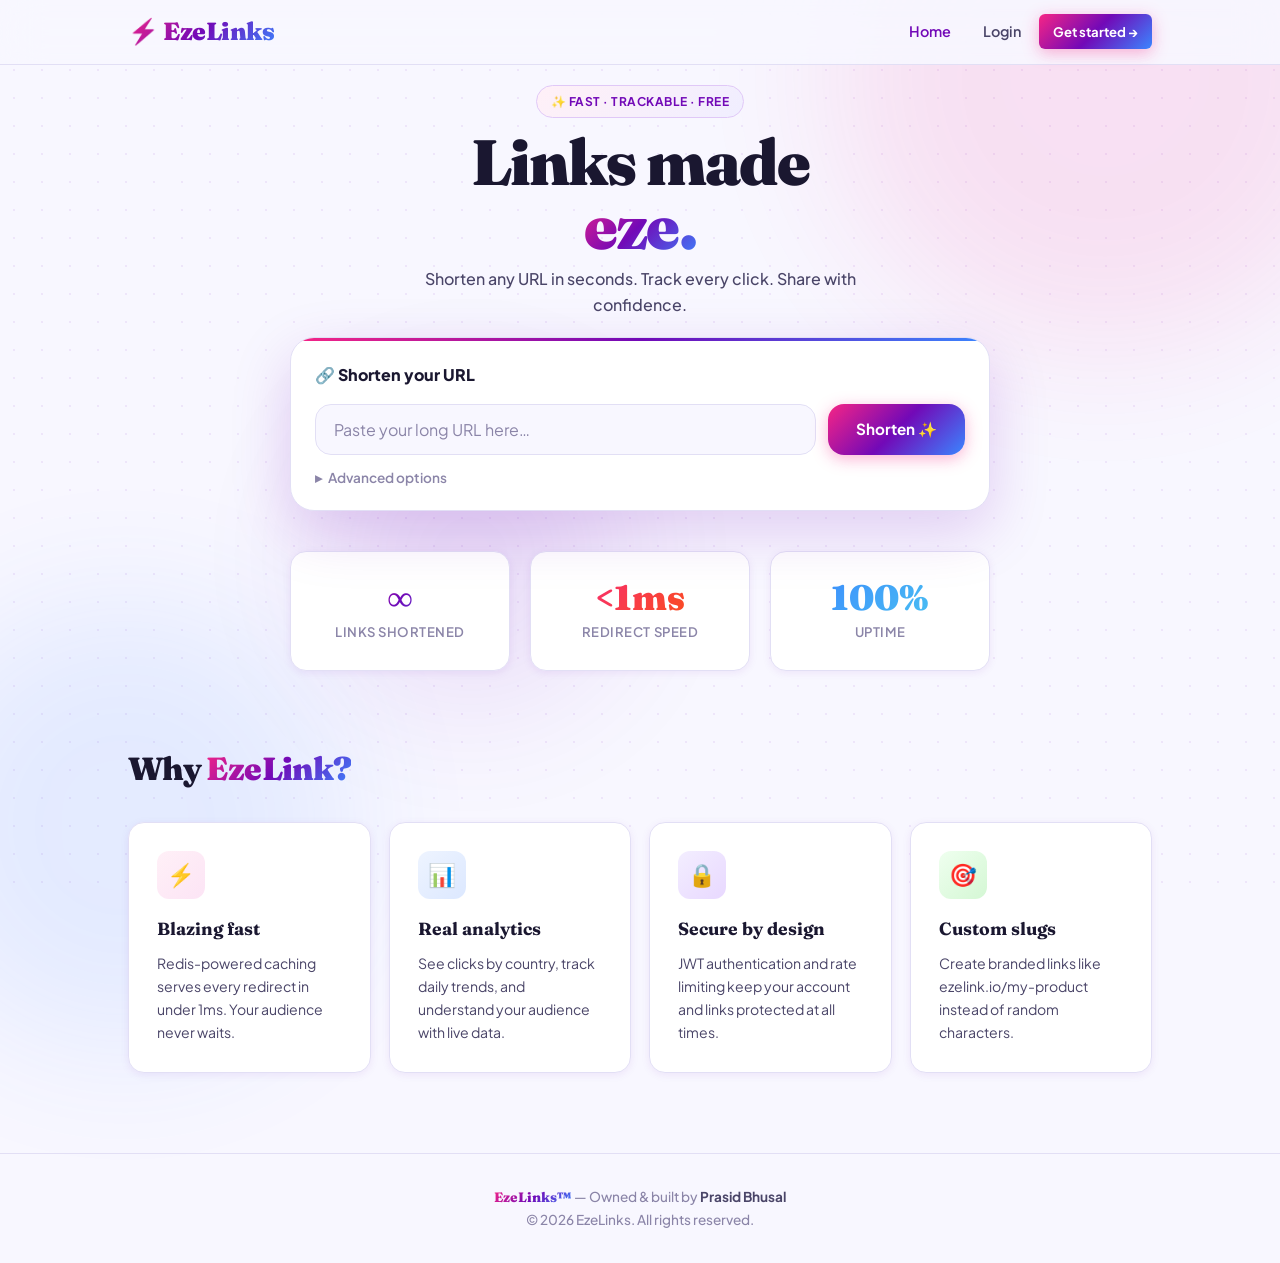
<file: index.html>
<!DOCTYPE html>
<html lang="en">
<head>
  <meta charset="UTF-8"/>
  <meta name="viewport" content="width=device-width, initial-scale=1.0"/>
  <title>EzeLink — Short links, made easy</title>
  <link rel="icon" type="image/png" href="favicon.png"/>
  <link rel="stylesheet" href="style.css"/>
  <style>
    /* Hero */
    .hero { text-align:center; padding:20px 0 8px; }

    .hero-pill {
      display:inline-flex; align-items:center; gap:8px;
      background:linear-gradient(135deg,#fff0f7,#f0eeff);
      border:1.5px solid #e0c8f7; border-radius:100px;
      padding:6px 14px; font-size:0.75rem; font-weight:700;
      color:var(--purple); letter-spacing:0.04em;
      text-transform:uppercase; margin-bottom:12px;
      animation:fadeUp 0.5s ease both;
    }

    .hero h1 {
      font-family:var(--font-head); font-size:clamp(2.2rem,6vw,4rem);
      font-weight:900; line-height:1.0; letter-spacing:-0.03em;
      margin-bottom:8px; animation:fadeUp 0.5s ease 0.1s both;
    }

    .hero p {
      font-size:1rem; color:var(--text-2); font-weight:500;
      max-width:440px; margin:0 auto 12px;
      animation:fadeUp 0.5s ease 0.2s both; line-height:1.6;
    }

    /* Shortener card */
    .shortener {
      background:var(--bg-2); border:1.5px solid var(--border);
      border-radius:24px; padding:24px; max-width:700px;
      margin:0 auto 40px; box-shadow:var(--shadow-lg);
      position:relative; overflow:hidden;
      animation:fadeUp 0.5s ease 0.3s both;
    }

    .shortener::before {
      content:''; position:absolute; top:0; left:0; right:0;
      height:3px; background:var(--grad-1);
    }

    .shorten-label {
      font-size:1rem; font-weight:800; color:var(--text);
      margin-bottom:16px; display:flex; align-items:center; gap:8px;
    }

    .url-row { display:flex; gap:12px; }
    .url-row .input { flex:1; font-size:1rem; padding:14px 18px; border-radius:var(--radius); }
    .url-row .btn   { padding:14px 28px; border-radius:var(--radius); font-size:0.95rem; }

    .adv-toggle {
      background:none; border:none; cursor:pointer;
      color:var(--text-3); font-size:0.85rem; font-weight:600;
      font-family:var(--font-body); padding:0; margin-top:14px;
      display:flex; align-items:center; gap:6px; transition:color 0.2s;
    }
    .adv-toggle:hover { color:var(--purple); }

    .adv-opts {
      display:none; gap:14px; margin-top:18px;
      padding-top:18px; border-top:1.5px solid var(--border);
    }
    .adv-opts.open { display:flex; }

    /* Result */
    .result {
      display:none; margin-top:20px;
      background:linear-gradient(135deg,#fff0f7,#f0eeff,#eef4ff);
      border:1.5px solid #d8c4f7; border-radius:var(--radius); padding:20px 24px;
    }
    .result.show { display:block; }
    .result-label { font-size:0.75rem; font-weight:800; color:var(--purple); text-transform:uppercase; letter-spacing:0.08em; margin-bottom:10px; }
    .result-row { display:flex; align-items:center; gap:12px; flex-wrap:wrap; }
    .result-url {
      font-family:var(--font-head); font-size:1.6rem; font-weight:900;
      letter-spacing:-0.02em; text-decoration:none; flex:1;
      background:var(--grad-1); -webkit-background-clip:text; -webkit-text-fill-color:transparent; background-clip:text;
    }

    /* Stats */
    .stats { display:grid; grid-template-columns:repeat(3,1fr); gap:20px; max-width:700px; margin:0 auto 72px; }
    .stat-card {
      background:var(--bg-2); border:1.5px solid var(--border);
      border-radius:var(--radius); padding:28px 20px; text-align:center;
      box-shadow:var(--shadow-sm); transition:all 0.25s;
    }
    .stat-card:hover { transform:translateY(-4px); box-shadow:var(--shadow-md); }
    .stat-num { font-family:var(--font-head); font-size:2.2rem; font-weight:900; line-height:1; }
    .stat-lbl { font-size:0.82rem; font-weight:600; color:var(--text-3); margin-top:6px; text-transform:uppercase; letter-spacing:0.04em; }

    /* Features */
    .section-title { font-family:var(--font-head); font-size:2rem; font-weight:900; letter-spacing:-0.02em; margin-bottom:28px; }
    .features { display:grid; grid-template-columns:repeat(auto-fit,minmax(240px,1fr)); gap:18px; margin-bottom:80px; }
    .feature {
      background:var(--bg-2); border:1.5px solid var(--border);
      border-radius:var(--radius); padding:28px;
      box-shadow:var(--shadow-sm); transition:all 0.3s;
    }
    .feature:hover { transform:translateY(-5px); box-shadow:var(--shadow-md); border-color:var(--border-2); }
    .feature-icon {
      width:48px; height:48px; border-radius:12px;
      display:flex; align-items:center; justify-content:center;
      font-size:1.4rem; margin-bottom:16px;
    }
    .feature h3 { font-family:var(--font-head); font-size:1.1rem; font-weight:700; margin-bottom:8px; }
    .feature p  { font-size:0.88rem; color:var(--text-2); line-height:1.65; }

    .fi-1 { background:linear-gradient(135deg,#fff0f7,#fce4f5); }
    .fi-2 { background:linear-gradient(135deg,#eef4ff,#dce8ff); }
    .fi-3 { background:linear-gradient(135deg,#f3eeff,#e8d8ff); }
    .fi-4 { background:linear-gradient(135deg,#efffef,#d4f7d4); }

    /* Auth nudge */
    .auth-nudge {
      display:none; margin-top:18px;
      background:#fffbeb; border:1.5px solid #fde68a;
      border-radius:var(--radius-sm); padding:14px 18px;
      font-size:0.88rem; color:#92400e; font-weight:500; text-align:center;
    }
    .auth-nudge a { color:var(--purple); font-weight:700; text-decoration:none; }

    @media(max-width:600px) {
      .url-row { flex-direction:column; }
      .stats { gap:12px; }
      .stat-num { font-size:1.7rem; }
    }
  </style>
</head>
<body>
  <div class="bg-dots"></div>
  <div class="bg-blob bg-blob-1"></div>
  <div class="bg-blob bg-blob-2"></div>
  <div class="bg-blob bg-blob-3"></div>
  <div id="toast-container"></div>

  <nav>
    <div class="nav-inner">
      <a href="index.html" class="nav-logo">⚡ EzeLinks</a>
      <div class="nav-links">
        <a href="index.html"     class="nav-link active hide-mobile">Home</a>
        <a href="dashboard.html" class="nav-link hide-mobile" data-auth="true">Dashboard</a>
        <a href="login.html"     class="nav-link" data-auth="false">Login</a>
        <a href="register.html"  class="btn btn-primary btn-sm" data-auth="false">Get started →</a>
        <span class="nav-link hide-mobile" id="nav-email" data-auth="true" style="color:var(--text-3)"></span>
        <a href="dashboard.html" class="btn btn-secondary btn-sm" data-auth="true">Dashboard</a>
        <button onclick="logout()" class="btn btn-ghost btn-sm" data-auth="true">Logout</button>
      </div>
    </div>
  </nav>

  <div class="container">
    <!-- Hero -->
    <section class="hero">
      <div class="hero-pill">✨ Fast · Trackable · Free</div>
      <h1>Links made<br/><span class="grad">eze.</span></h1>
      <p>Shorten any URL in seconds. Track every click. Share with confidence.</p>
    </section>

    <!-- Shortener -->
    <div class="shortener">
      <div class="shorten-label">🔗 Shorten your URL</div>
      <div class="url-row">
        <input id="url-input" class="input" type="url" placeholder="Paste your long URL here…" autocomplete="off"/>
        <button class="btn btn-primary" onclick="doShorten()" id="shorten-btn">
          Shorten ✨
        </button>
      </div>

      <button class="adv-toggle" onclick="toggleAdv()">
        <span id="adv-arr">▸</span> Advanced options
      </button>

      <div class="adv-opts" id="adv-opts">
        <div class="field" style="flex:1">
          <label class="field-label">Custom slug</label>
          <input id="custom-slug" class="input" placeholder="e.g. my-brand"/>
        </div>
        <div class="field" style="flex:1">
          <label class="field-label">Expires at</label>
          <input id="expires-at" class="input" type="datetime-local"/>
        </div>
      </div>

      <!-- Result -->
      <div class="result" id="result">
        <div class="result-label">🎉 Your short link is ready!</div>
        <div class="result-row">
          <a id="result-url" class="result-url" target="_blank" href="#"></a>
          <button class="btn btn-secondary btn-sm" onclick="copyResult(this)">📋 Copy</button>
          <a id="result-stats" href="#" class="btn btn-ghost btn-sm">📊 Analytics</a>
        </div>
      </div>

      <!-- Auth nudge -->
      <div class="auth-nudge" id="auth-nudge" style="display:none">
  💡 <a href="register.html">Create a free account</a> to save your links and see click analytics.
</div>
    </div>
    <!-- Stats -->
    <div class="stats">
      <div class="stat-card">
        <div class="stat-num grad">∞</div>
        <div class="stat-lbl">Links shortened</div>
      </div>
      <div class="stat-card">
        <div class="stat-num grad2">&lt;1ms</div>
        <div class="stat-lbl">Redirect speed</div>
      </div>
      <div class="stat-card">
        <div class="stat-num grad3">100%</div>
        <div class="stat-lbl">Uptime</div>
      </div>
    </div>

    <!-- Features -->
    <div class="section-title">Why <span class="grad">EzeLink?</span></div>
    <div class="features">
      <div class="feature">
        <div class="feature-icon fi-1">⚡</div>
        <h3>Blazing fast</h3>
        <p>Redis-powered caching serves every redirect in under 1ms. Your audience never waits.</p>
      </div>
      <div class="feature">
        <div class="feature-icon fi-2">📊</div>
        <h3>Real analytics</h3>
        <p>See clicks by country, track daily trends, and understand your audience with live data.</p>
      </div>
      <div class="feature">
        <div class="feature-icon fi-3">🔒</div>
        <h3>Secure by design</h3>
        <p>JWT authentication and rate limiting keep your account and links protected at all times.</p>
      </div>
      <div class="feature">
        <div class="feature-icon fi-4">🎯</div>
        <h3>Custom slugs</h3>
        <p>Create branded links like ezelink.io/my-product instead of random characters.</p>
      </div>
    </div>
  </div>

  <script src="app.js"></script>
  <script>
    updateNav();

    function toggleAdv() {
      const o = document.getElementById('adv-opts');
      const a = document.getElementById('adv-arr');
      o.classList.toggle('open');
      a.textContent = o.classList.contains('open') ? '▾' : '▸';
    }

    async function doShorten() {
    const url = document.getElementById('url-input').value.trim();
    if (!url) { toast('Please enter a URL first', 'error'); return; }

    const btn = document.getElementById('shorten-btn');
    btn.innerHTML = '<span class="spinner"></span> Shortening…';
    btn.disabled = true;

    try {
        const body = { url };
        const slug   = document.getElementById('custom-slug').value.trim();
        const expiry = document.getElementById('expires-at').value;
        if (slug)   body.custom_slug = slug;
        if (expiry) body.expires_at  = new Date(expiry).toISOString();

        const data = await api.post('/shorten', body);

        // Save slug if logged in
        if (auth.isLoggedIn()) saveSlug(data.slug);

        document.getElementById('result-url').textContent = data.short_url;
        document.getElementById('result-url').href        = data.short_url;
        document.getElementById('result-stats').href      = `analytics.html?slug=${data.slug}`;
        document.getElementById('result').classList.add('show');

        // Soft nudge to register — not a blocker
        if (!auth.isLoggedIn()) {
            toast('Link created! Register free to track clicks 📊');
        } else {
            toast('Short link created! 🎉');
        }

    } catch(e) {
        toast(e.message, 'error');
    } finally {
        btn.innerHTML = 'Shorten ✨';
        btn.disabled  = false;
    }
}

    function copyResult(btn) {
      const url = document.getElementById('result-url').textContent;
      copyText(url, btn);
      toast('Copied to clipboard!');
    }

    document.getElementById('url-input').addEventListener('keydown', e => {
      if (e.key === 'Enter') doShorten();
    });
  </script>
  <footer class="site-footer">
  <span class="footer-brand">EzeLinks™</span> — Owned &amp; built by <strong>Prasid Bhusal</strong><br/>
  © 2026 EzeLinks. All rights reserved.
</footer>
</body>
</html>
</file>
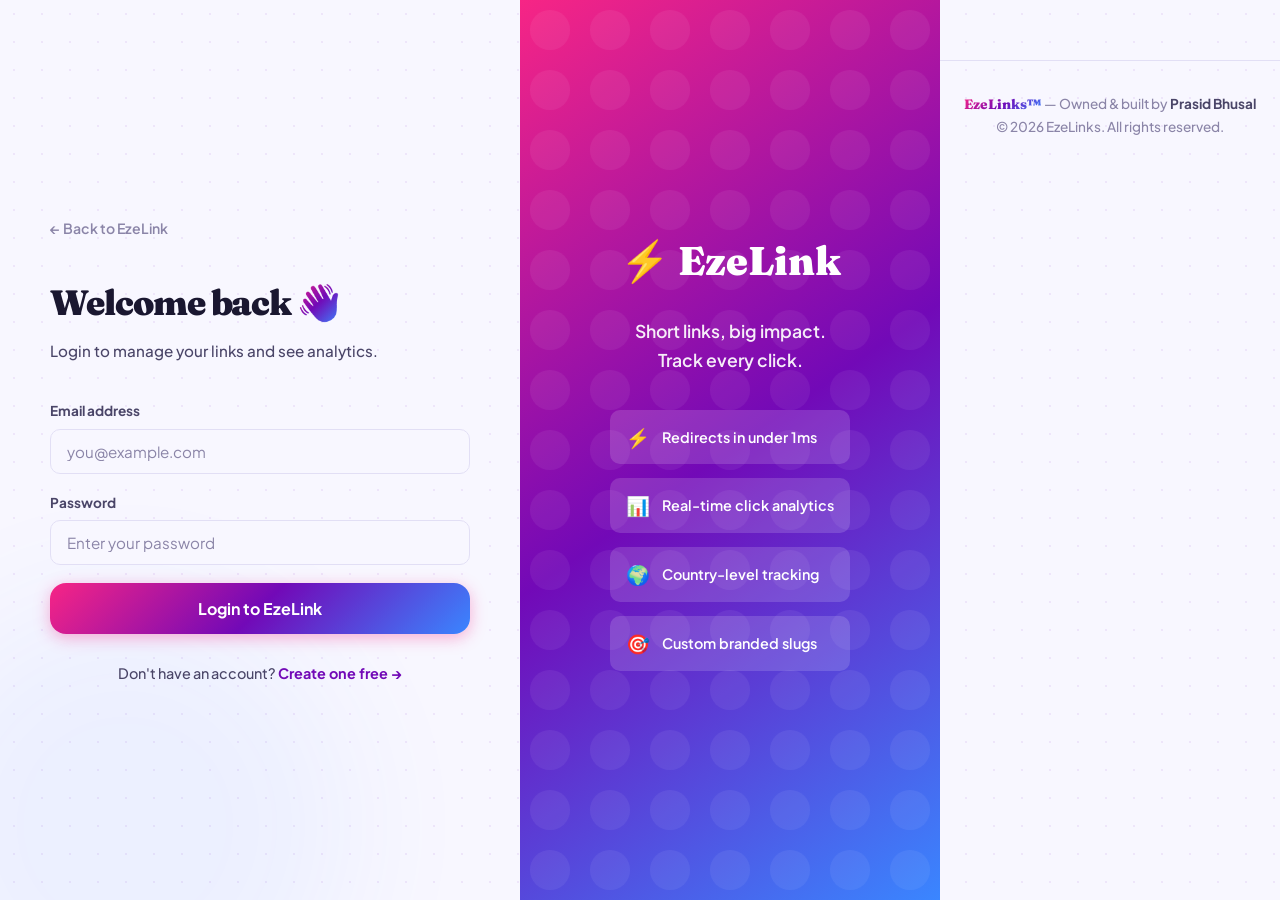
<file: dashboard.html>
<!DOCTYPE html>
<html lang="en">
<head>
  <meta charset="UTF-8"/>
  <meta name="viewport" content="width=device-width, initial-scale=1.0"/>
  <title>Dashboard — EzeLink</title>
  <link rel="stylesheet" href="style.css"/>
  <link rel="icon" type="image/png" href="favicon.png"/>
  <style>
    .page-wrap { padding:40px 0 80px; }

    /* Header */
    .dash-header { display:flex; align-items:flex-end; justify-content:space-between; gap:16px; flex-wrap:wrap; margin-bottom:32px; }
    .dash-title { font-family:var(--font-head); font-size:2.4rem; font-weight:900; letter-spacing:-0.03em; line-height:1.1; }
    .dash-sub { color:var(--text-2); font-size:0.95rem; font-weight:500; margin-top:6px; }

    /* Quick shorten */
    .quick-box {
      background:var(--bg-2); border:1.5px solid var(--border);
      border-radius:var(--radius); padding:24px 28px;
      box-shadow:var(--shadow-sm); margin-bottom:32px;
      position:relative; overflow:hidden;
    }
    .quick-box::before { content:''; position:absolute; top:0; left:0; right:0; height:3px; background:var(--grad-1); }
    .quick-label { font-size:0.82rem; font-weight:800; color:var(--text-3); text-transform:uppercase; letter-spacing:0.06em; margin-bottom:12px; }
    .quick-row { display:flex; gap:12px; }
    .quick-row .input { flex:1; }

    /* Links section */
    .links-bar { display:flex; align-items:center; justify-content:space-between; margin-bottom:16px; }
    .links-title { font-family:var(--font-head); font-size:1.2rem; font-weight:800; }
    .links-count { font-size:0.85rem; font-weight:600; color:var(--text-3); }

    /* Link card */
    .link-card {
      background:var(--bg-2); border:1.5px solid var(--border);
      border-radius:var(--radius); padding:20px 24px;
      display:flex; align-items:center; gap:20px;
      box-shadow:var(--shadow-sm); transition:all 0.2s;
      animation:fadeUp 0.4s ease both;
    }
    .link-card:hover { border-color:var(--border-2); box-shadow:var(--shadow-md); transform:translateY(-2px); }

    .link-icon {
      width:44px; height:44px; border-radius:12px;
      background:linear-gradient(135deg,#fff0f7,#f0eeff);
      border:1.5px solid #e0c8f7;
      display:flex; align-items:center; justify-content:center;
      font-size:1.2rem; flex-shrink:0;
    }

    .link-body { flex:1; min-width:0; }
    .link-short {
      font-family:var(--font-head); font-size:1.1rem; font-weight:800;
      letter-spacing:-0.01em; text-decoration:none;
      background:var(--grad-1); -webkit-background-clip:text; -webkit-text-fill-color:transparent; background-clip:text;
      display:inline-block;
    }
    .link-original {
      font-size:0.85rem; color:var(--text-3); font-weight:500;
      white-space:nowrap; overflow:hidden; text-overflow:ellipsis;
      max-width:380px; margin-top:3px;
    }
    .link-meta { display:flex; align-items:center; gap:10px; margin-top:8px; flex-wrap:wrap; }

    .click-badge {
      display:inline-flex; align-items:center; gap:5px;
      background:#fff0f7; color:var(--pink);
      border:1.5px solid #fbc4df; border-radius:100px;
      padding:3px 11px; font-size:0.78rem; font-weight:800;
    }

    .time-label { font-size:0.78rem; color:var(--text-3); font-weight:500; }

    .link-actions { display:flex; gap:8px; flex-shrink:0; }

    /* Confirm dialog */
    .dialog-box {
      background:var(--bg-2); border:1.5px solid var(--border);
      border-radius:20px; padding:36px; max-width:380px;
      width:90%; text-align:center; box-shadow:var(--shadow-xl);
      animation:fadeUp 0.3s ease both;
    }
    .dialog-icon { font-size:2.5rem; margin-bottom:16px; }
    .dialog-box h3 { font-family:var(--font-head); font-size:1.4rem; font-weight:800; margin-bottom:8px; }
    .dialog-box p { color:var(--text-2); font-size:0.9rem; margin-bottom:28px; line-height:1.6; }
    .dialog-actions { display:flex; gap:12px; justify-content:center; }

    .links-list { display:flex; flex-direction:column; gap:12px; }

    @media(max-width:600px) { .quick-row { flex-direction:column; } .link-actions .hide-mobile { display:none; } }
  </style>
</head>
<body>
  <div class="bg-dots"></div>
  <div class="bg-blob bg-blob-3" style="opacity:0.06"></div>
  <div id="toast-container"></div>

  <!-- Confirm delete dialog -->
  <div class="overlay" id="confirm-overlay">
    <div class="dialog-box">
      <div class="dialog-icon">🗑️</div>
      <h3>Delete this link?</h3>
      <p>The short URL will stop working immediately. Anyone with the link will get a 404 error. This cannot be undone.</p>
      <div class="dialog-actions">
        <button class="btn btn-ghost" onclick="closeConfirm()">Cancel</button>
        <button class="btn btn-danger" onclick="confirmDelete()">Yes, delete it</button>
      </div>
    </div>
  </div>

  <nav>
    <div class="nav-inner">
      <a href="index.html" class="nav-logo">⚡ EzeLink</a>
      <div class="nav-links">
        <a href="index.html"     class="nav-link hide-mobile">Home</a>
        <a href="dashboard.html" class="nav-link active">Dashboard</a>
        <span class="nav-link hide-mobile" id="nav-email" style="color:var(--text-3);font-size:0.85rem"></span>
        <button onclick="logout()" class="btn btn-ghost btn-sm">Logout</button>
      </div>
    </div>
  </nav>

  <div class="container">
    <div class="page-wrap">

      <!-- Header -->
      <div class="dash-header">
        <div>
          <div class="dash-title">My Links <span class="grad">✦</span></div>
          <div class="dash-sub">Manage and track all your shortened URLs</div>
        </div>
        <a href="index.html" class="btn btn-primary">+ Shorten new URL</a>
      </div>

      <!-- Quick shorten -->
      <div class="quick-box">
        <div class="quick-label">⚡ Quick shorten</div>
        <div class="quick-row">
          <input id="quick-url" class="input" type="url" placeholder="Paste any URL to shorten instantly…"/>
          <button class="btn btn-primary" onclick="quickShorten()" id="quick-btn">Shorten</button>
        </div>
      </div>

      <!-- Links list -->
      <div class="links-bar">
        <div class="links-title">Your links</div>
        <div class="links-count" id="link-count"></div>
      </div>

      <div class="links-list" id="links-list">
        <div style="text-align:center;padding:48px;color:var(--text-3)">
          <span class="spinner spinner-dark"></span>
          <p style="margin-top:14px;font-weight:600">Loading your links…</p>
        </div>
      </div>

    </div>
  </div>

  <script src="app.js"></script>
  <script>
    if (!requireAuth()) throw new Error();
    updateNav();

    const BASE = 'http://localhost:8000';
    let slugToDelete = null;

    // ── Load links ────────────────────────────────────────────────────────────
    async function loadLinks() {
      const slugs = getSavedSlugs();
      const list  = document.getElementById('links-list');

      if (!slugs.length) {
        list.innerHTML = `
          <div class="empty">
            <span class="empty-icon">🔗</span>
            <h3>No links yet</h3>
            <p>Paste a URL in the quick shorten box above to create your first short link.</p>
          </div>`;
        document.getElementById('link-count').textContent = '';
        return;
      }

      const results = await Promise.allSettled(slugs.map(s => api.get(`/info/${s}`)));
      const links   = results.map(r => r.status === 'fulfilled' ? r.value : null).filter(Boolean);

      document.getElementById('link-count').textContent = `${links.length} link${links.length !== 1 ? 's' : ''}`;

      if (!links.length) {
        list.innerHTML = `<div class="empty"><span class="empty-icon">🔗</span><h3>No active links</h3><p>Your deleted links won't appear here.</p></div>`;
        return;
      }

      list.innerHTML = links.map((l, i) => `
        <div class="link-card" style="animation-delay:${i * 0.05}s">
          <div class="link-icon">🔗</div>
          <div class="link-body">
            <a href="${BASE}/${l.slug}" target="_blank" class="link-short">
              ezelink.io/${l.slug}
            </a>
            <div class="link-original" title="${l.original_url}">${truncate(l.original_url, 60)}</div>
            <div class="link-meta">
              <span class="click-badge">📊 ${l.click_count} click${l.click_count !== 1 ? 's' : ''}</span>
              <span class="time-label">Created ${timeAgo(l.created_at)}</span>
            </div>
          </div>
          <div class="link-actions">
            <button class="btn btn-ghost btn-sm hide-mobile" title="Copy link" onclick='copyText("${BASE}/${l.slug}", this)'>📋 Copy</button>
            <a href="analytics.html?slug=${l.slug}" class="btn btn-secondary btn-sm">📊 Stats</a>
            <button class="btn btn-danger btn-sm" title="Delete" onclick="askDelete('${l.slug}')">🗑</button>
          </div>
        </div>
      `).join('');
    }

    // ── Quick shorten ─────────────────────────────────────────────────────────
    async function quickShorten() {
      const url = document.getElementById('quick-url').value.trim();
      const btn = document.getElementById('quick-btn');
      if (!url) { toast('Please enter a URL', 'error'); return; }

      btn.innerHTML = '<span class="spinner"></span>';
      btn.disabled  = true;

      try {
        const data = await api.post('/shorten', { url });
        saveSlug(data.slug);
        toast(`Created: ${data.short_url} 🎉`);
        document.getElementById('quick-url').value = '';
        await loadLinks();
      } catch(e) {
        toast(e.message, 'error');
      } finally {
        btn.textContent = 'Shorten';
        btn.disabled = false;
      }
    }

    // ── Delete ────────────────────────────────────────────────────────────────
    function askDelete(slug) {
      slugToDelete = slug;
      document.getElementById('confirm-overlay').classList.add('show');
    }
    function closeConfirm() {
      slugToDelete = null;
      document.getElementById('confirm-overlay').classList.remove('show');
    }
    async function confirmDelete() {
      if (!slugToDelete) return;
      try {
        await api.delete(`/${slugToDelete}`);
        const s = getSavedSlugs().filter(x => x !== slugToDelete);
        localStorage.setItem('ez_slugs', JSON.stringify(s));
        toast('Link deleted');
        closeConfirm();
        await loadLinks();
      } catch(e) {
        toast(e.message, 'error');
        closeConfirm();
      }
    }

    document.getElementById('quick-url').addEventListener('keydown', e => { if (e.key==='Enter') quickShorten(); });
    loadLinks();
  </script>
  <footer class="site-footer">
  <span class="footer-brand">EzeLinks™</span> — Owned &amp; built by <strong>Prasid Bhusal</strong><br/>
  © 2026 EzeLinks. All rights reserved.
</footer>
</body>
</html>
</file>
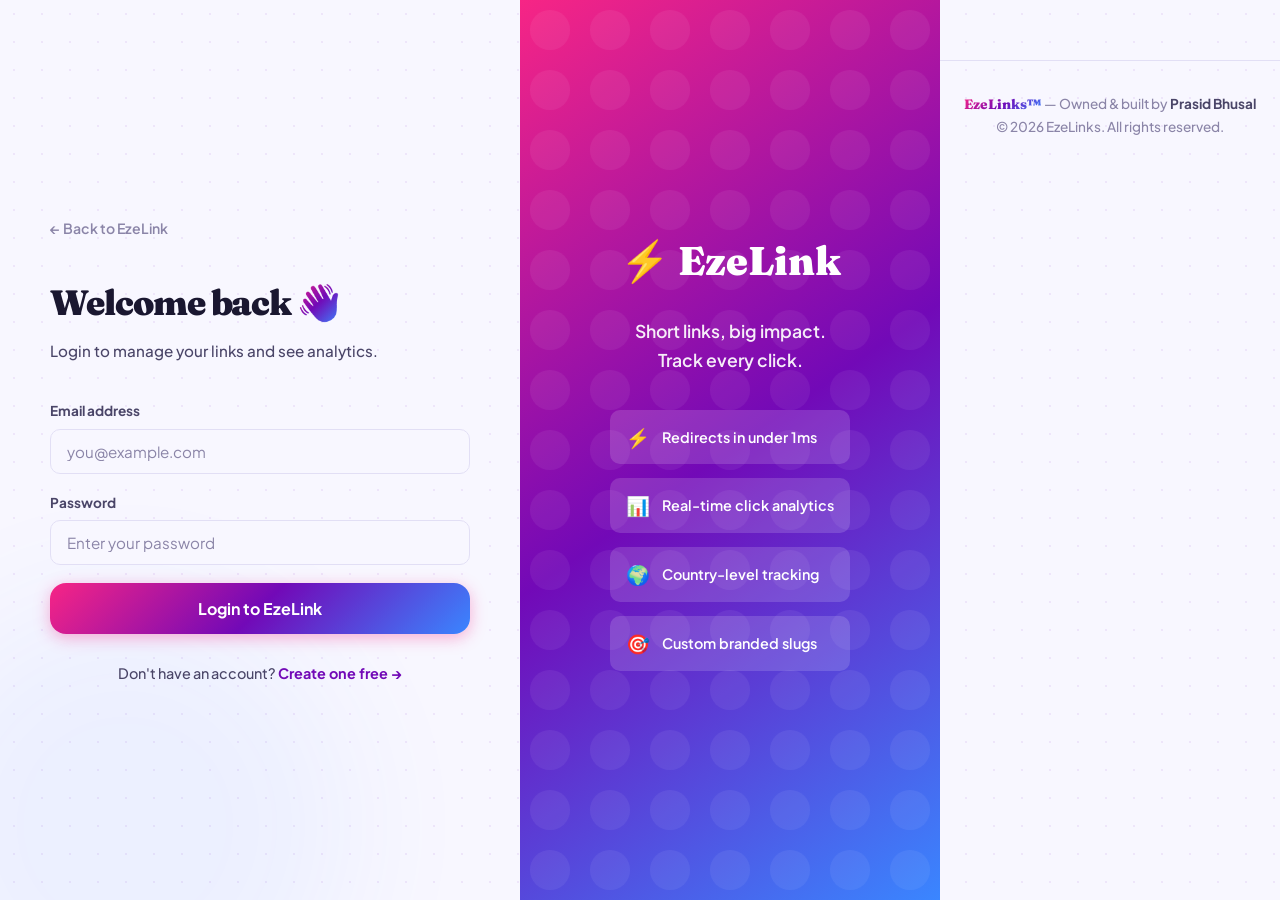
<file: login.html>
<!DOCTYPE html>
<html lang="en">
<head>
  <meta charset="UTF-8"/>
  <meta name="viewport" content="width=device-width, initial-scale=1.0"/>
  <title>Login — EzeLink</title>
  <link rel="icon" type="image/png" href="favicon.png"/>
  <link rel="stylesheet" href="style.css"/>
  <style>
    body { display:flex; min-height:100vh; }

    .auth-side {
      flex:1; display:flex; align-items:center; justify-content:center;
      padding:40px 24px; position:relative; z-index:1;
    }

    .auth-panel {
      width:100%; max-width:420px;
      animation:fadeUp 0.5s ease both;
    }

    .auth-back {
      display:inline-flex; align-items:center; gap:6px;
      color:var(--text-3); text-decoration:none; font-size:0.88rem;
      font-weight:600; margin-bottom:36px; transition:color 0.2s;
    }
    .auth-back:hover { color:var(--purple); }

    .auth-head { margin-bottom:36px; }
    .auth-head h1 {
      font-family:var(--font-head); font-size:2.2rem; font-weight:900;
      letter-spacing:-0.03em; margin-bottom:8px;
    }
    .auth-head p { color:var(--text-2); font-size:0.95rem; font-weight:500; }

    .auth-form { display:flex; flex-direction:column; gap:18px; }

    .auth-divider {
      text-align:center; color:var(--text-3);
      font-size:0.82rem; font-weight:600; margin:8px 0;
      position:relative;
    }
    .auth-divider::before, .auth-divider::after {
      content:''; position:absolute; top:50%; width:42%;
      height:1.5px; background:var(--border);
    }
    .auth-divider::before { left:0; }
    .auth-divider::after  { right:0; }

    .auth-switch {
      text-align:center; margin-top:24px;
      font-size:0.9rem; color:var(--text-2); font-weight:500;
    }
    .auth-switch a { color:var(--purple); font-weight:700; text-decoration:none; }
    .auth-switch a:hover { text-decoration:underline; }

    /* Right decorative panel — hidden on mobile */
    .deco-side {
      width:420px; flex-shrink:0;
      background:linear-gradient(145deg,#f72585,#7209b7,#3a86ff);
      display:flex; align-items:center; justify-content:center;
      padding:60px 48px; position:relative; overflow:hidden;
    }
    .deco-side::before {
      content:''; position:absolute; inset:0;
      background:url("data:image/svg+xml,%3Csvg width='60' height='60' viewBox='0 0 60 60' xmlns='http://www.w3.org/2000/svg'%3E%3Cg fill='none' fill-rule='evenodd'%3E%3Cg fill='%23ffffff' fill-opacity='0.06'%3E%3Ccircle cx='30' cy='30' r='20'/%3E%3C/g%3E%3C/g%3E%3C/svg%3E");
    }
    .deco-content { position:relative; color:white; text-align:center; }
    .deco-logo { font-family:var(--font-head); font-size:2.5rem; font-weight:900; margin-bottom:24px; }
    .deco-text { font-size:1.1rem; font-weight:600; line-height:1.6; opacity:0.92; margin-bottom:36px; }
    .deco-perks { display:flex; flex-direction:column; gap:14px; text-align:left; }
    .deco-perk {
      display:flex; align-items:center; gap:12px;
      background:rgba(255,255,255,0.15); border-radius:var(--radius-sm);
      padding:12px 16px; font-size:0.9rem; font-weight:600;
    }
    .deco-perk-icon { font-size:1.2rem; flex-shrink:0; }

    @media(max-width:768px) { .deco-side { display:none; } }
  </style>
</head>
<body>
  <div class="bg-dots"></div>
  <div class="bg-blob bg-blob-2" style="opacity:0.06"></div>
  <div id="toast-container"></div>

  <!-- Auth form side -->
  <div class="auth-side">
    <div class="auth-panel">
      <a href="index.html" class="auth-back">← Back to EzeLink</a>

      <div class="auth-head">
        <h1>Welcome back <span class="grad">👋</span></h1>
        <p>Login to manage your links and see analytics.</p>
      </div>

      <form class="auth-form" onsubmit="doLogin(event)">
        <div class="field">
          <label class="field-label">Email address</label>
          <input id="email" class="input" type="email"
            placeholder="you@example.com" autocomplete="email" required/>
        </div>
        <div class="field">
          <label class="field-label">Password</label>
          <input id="password" class="input" type="password"
            placeholder="Enter your password" autocomplete="current-password" required/>
        </div>
        <button type="submit" class="btn btn-primary btn-full btn-lg" id="login-btn">
          Login to EzeLink
        </button>
      </form>

      <div class="auth-switch" style="margin-top:28px">
        Don't have an account?
        <a href="register.html">Create one free →</a>
      </div>
    </div>
  </div>

  <!-- Decorative right panel -->
  <div class="deco-side">
    <div class="deco-content">
      <div class="deco-logo">⚡ EzeLink</div>
      <div class="deco-text">Short links, big impact.<br/>Track every click.</div>
      <div class="deco-perks">
        <div class="deco-perk"><span class="deco-perk-icon">⚡</span> Redirects in under 1ms</div>
        <div class="deco-perk"><span class="deco-perk-icon">📊</span> Real-time click analytics</div>
        <div class="deco-perk"><span class="deco-perk-icon">🌍</span> Country-level tracking</div>
        <div class="deco-perk"><span class="deco-perk-icon">🎯</span> Custom branded slugs</div>
      </div>
    </div>
  </div>

  <script src="app.js"></script>
  <script>
    if (auth.isLoggedIn()) window.location.href = 'dashboard.html';

    async function doLogin(e) {
      e.preventDefault();
      const btn = document.getElementById('login-btn');
      btn.innerHTML = '<span class="spinner"></span> Logging in…';
      btn.disabled = true;

      try {
        const data = await api.login(
          document.getElementById('email').value,
          document.getElementById('password').value
        );
        auth.save(data.access_token, data.email);
        toast('Welcome back! 👋');
        setTimeout(() => window.location.href = 'dashboard.html', 600);
      } catch(e) {
        toast(e.message, 'error');
        btn.textContent = 'Login to EzeLink';
        btn.disabled = false;
      }
    }
  </script>
  <footer class="site-footer">
  <span class="footer-brand">EzeLinks™</span> — Owned &amp; built by <strong>Prasid Bhusal</strong><br/>
  © 2026 EzeLinks. All rights reserved.
</footer>
</body>
</html>
</file>
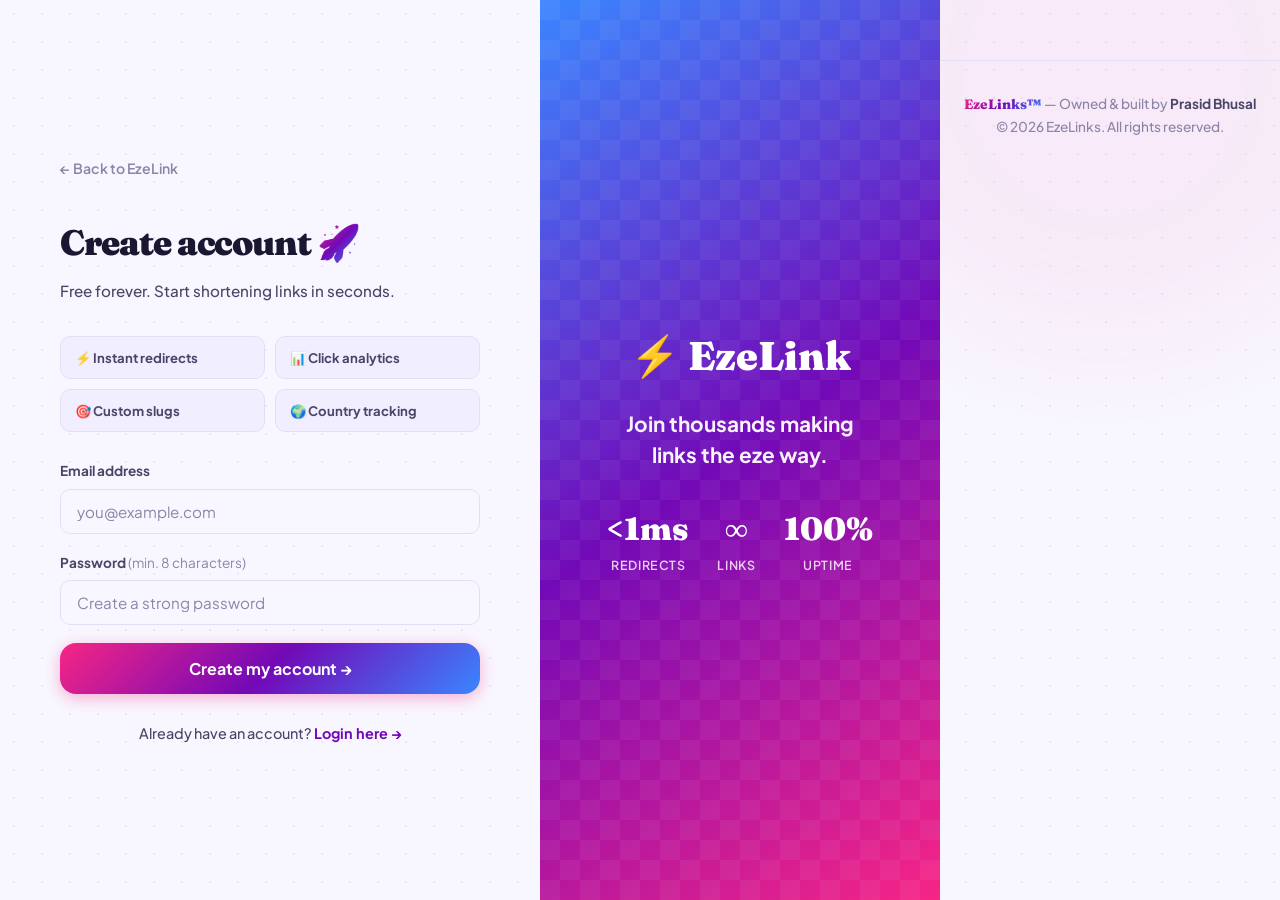
<file: register.html>
<!DOCTYPE html>
<html lang="en">
<head>
  <meta charset="UTF-8"/>
  <meta name="viewport" content="width=device-width, initial-scale=1.0"/>
  <title>Register — EzeLink</title>
  <link rel="stylesheet" href="style.css"/>
  <link rel="icon" type="image/png" href="favicon.png"/>
  <style>
    body { display:flex; min-height:100vh; }
    .auth-side { flex:1; display:flex; align-items:center; justify-content:center; padding:40px 24px; position:relative; z-index:1; }
    .auth-panel { width:100%; max-width:420px; animation:fadeUp 0.5s ease both; }
    .auth-back { display:inline-flex; align-items:center; gap:6px; color:var(--text-3); text-decoration:none; font-size:0.88rem; font-weight:600; margin-bottom:36px; transition:color 0.2s; }
    .auth-back:hover { color:var(--purple); }
    .auth-head { margin-bottom:32px; }
    .auth-head h1 { font-family:var(--font-head); font-size:2.2rem; font-weight:900; letter-spacing:-0.03em; margin-bottom:8px; }
    .auth-head p { color:var(--text-2); font-size:0.95rem; font-weight:500; }
    .auth-form { display:flex; flex-direction:column; gap:18px; }
    .auth-switch { text-align:center; margin-top:24px; font-size:0.9rem; color:var(--text-2); font-weight:500; }
    .auth-switch a { color:var(--purple); font-weight:700; text-decoration:none; }

    .perks-row { display:grid; grid-template-columns:1fr 1fr; gap:10px; margin-bottom:28px; }
    .perk-chip {
      background:var(--bg-3); border:1.5px solid var(--border);
      border-radius:var(--radius-sm); padding:10px 14px;
      font-size:0.82rem; font-weight:700; color:var(--text-2);
      display:flex; align-items:center; gap:8px;
    }

    .deco-side {
      width:400px; flex-shrink:0;
      background:linear-gradient(145deg,#3a86ff,#7209b7,#f72585);
      display:flex; align-items:center; justify-content:center;
      padding:60px 48px; position:relative; overflow:hidden;
    }
    .deco-side::before {
      content:''; position:absolute; inset:0;
      background:url("data:image/svg+xml,%3Csvg width='40' height='40' viewBox='0 0 40 40' xmlns='http://www.w3.org/2000/svg'%3E%3Cg fill='%23ffffff' fill-opacity='0.05'%3E%3Crect x='0' y='0' width='20' height='20'/%3E%3Crect x='20' y='20' width='20' height='20'/%3E%3C/g%3E%3C/svg%3E");
    }
    .deco-content { position:relative; color:white; text-align:center; }
    .deco-logo { font-family:var(--font-head); font-size:2.5rem; font-weight:900; margin-bottom:20px; }
    .deco-tagline { font-size:1.3rem; font-weight:700; line-height:1.5; margin-bottom:32px; opacity:0.95; }
    .deco-stat { display:flex; gap:28px; justify-content:center; }
    .dstat { text-align:center; }
    .dstat-num { font-family:var(--font-head); font-size:2rem; font-weight:900; }
    .dstat-lbl { font-size:0.78rem; font-weight:600; opacity:0.8; margin-top:2px; text-transform:uppercase; letter-spacing:0.05em; }

    @media(max-width:768px) { .deco-side { display:none; } }
  </style>
</head>
<body>
  <div class="bg-dots"></div>
  <div class="bg-blob bg-blob-1" style="opacity:0.06"></div>
  <div id="toast-container"></div>

  <div class="auth-side">
    <div class="auth-panel">
      <a href="index.html" class="auth-back">← Back to EzeLink</a>

      <div class="auth-head">
        <h1>Create account <span class="grad">🚀</span></h1>
        <p>Free forever. Start shortening links in seconds.</p>
      </div>

      <div class="perks-row">
        <div class="perk-chip">⚡ Instant redirects</div>
        <div class="perk-chip">📊 Click analytics</div>
        <div class="perk-chip">🎯 Custom slugs</div>
        <div class="perk-chip">🌍 Country tracking</div>
      </div>

      <form class="auth-form" onsubmit="doRegister(event)">
        <div class="field">
          <label class="field-label">Email address</label>
          <input id="email" class="input" type="email"
            placeholder="you@example.com" autocomplete="email" required/>
        </div>
        <div class="field">
          <label class="field-label">Password <span style="color:var(--text-3);font-weight:400">(min. 8 characters)</span></label>
          <input id="password" class="input" type="password"
            placeholder="Create a strong password" autocomplete="new-password" required minlength="8"/>
        </div>
        <button type="submit" class="btn btn-primary btn-full btn-lg" id="reg-btn">
          Create my account →
        </button>
      </form>

      <div class="auth-switch" style="margin-top:28px">
        Already have an account? <a href="login.html">Login here →</a>
      </div>
    </div>
  </div>

  <div class="deco-side">
    <div class="deco-content">
      <div class="deco-logo">⚡ EzeLink</div>
      <div class="deco-tagline">Join thousands making<br/>links the eze way.</div>
      <div class="deco-stat">
        <div class="dstat">
          <div class="dstat-num">&lt;1ms</div>
          <div class="dstat-lbl">Redirects</div>
        </div>
        <div class="dstat">
          <div class="dstat-num">∞</div>
          <div class="dstat-lbl">Links</div>
        </div>
        <div class="dstat">
          <div class="dstat-num">100%</div>
          <div class="dstat-lbl">Uptime</div>
        </div>
      </div>
    </div>
  </div>

  <script src="app.js"></script>
  <script>
    if (auth.isLoggedIn()) window.location.href = 'dashboard.html';

    async function doRegister(e) {
      e.preventDefault();
      const btn = document.getElementById('reg-btn');
      btn.innerHTML = '<span class="spinner"></span> Creating account…';
      btn.disabled = true;

      try {
        const data = await api.post('/auth/register', {
          email:    document.getElementById('email').value,
          password: document.getElementById('password').value,
        });
        auth.save(data.access_token, data.email);
        toast('Account created! Welcome to EzeLink 🎉');
        setTimeout(() => window.location.href = 'dashboard.html', 700);
      } catch(e) {
        toast(e.message, 'error');
        btn.textContent = 'Create my account →';
        btn.disabled = false;
      }
    }
  </script>
  <footer class="site-footer">
  <span class="footer-brand">EzeLinks™</span> — Owned &amp; built by <strong>Prasid Bhusal</strong><br/>
  © 2026 EzeLinks. All rights reserved.
</footer>
</body>
</html>
</file>
<file: style.css>
@import url('https://fonts.googleapis.com/css2?family=Plus+Jakarta+Sans:wght@400;500;600;700;800&family=Fraunces:ital,wght@0,700;0,900;1,700&display=swap');

:root {
  --bg:        #f8f7ff;
  --bg-2:      #ffffff;
  --bg-3:      #f0eeff;
  --border:    #e2dff5;
  --border-2:  #cdc8f0;
  --text:      #1a1730;
  --text-2:    #4a4568;
  --text-3:    #8b85a8;

  --pink:      #f72585;
  --purple:    #7209b7;
  --blue:      #3a86ff;
  --cyan:      #4cc9f0;
  --orange:    #fb5607;

  --grad-1:    linear-gradient(135deg, #f72585, #7209b7, #3a86ff);
  --grad-2:    linear-gradient(135deg, #f72585, #fb5607);
  --grad-3:    linear-gradient(135deg, #3a86ff, #4cc9f0);

  --shadow-sm: 0 2px 8px rgba(114,9,183,0.08);
  --shadow-md: 0 8px 24px rgba(114,9,183,0.12);
  --shadow-lg: 0 20px 60px rgba(114,9,183,0.18);

  --radius:    16px;
  --radius-sm: 10px;
  --radius-xs: 6px;

  --font-head: 'Fraunces', serif;
  --font-body: 'Plus Jakarta Sans', sans-serif;
}

*, *::before, *::after { box-sizing: border-box; margin: 0; padding: 0; }
html { scroll-behavior: smooth; }

body {
  background: var(--bg);
  color: var(--text);
  font-family: var(--font-body);
  font-size: 16px;
  line-height: 1.6;
  min-height: 100vh;
}

.bg-dots {
  position: fixed; inset: 0;
  background-image: radial-gradient(circle, #7209b712 1px, transparent 1px);
  background-size: 28px 28px;
  pointer-events: none; z-index: 0;
}

.bg-blob {
  position: fixed; border-radius: 50%;
  filter: blur(70px); pointer-events: none; z-index: 0; opacity: 0.1;
}
.bg-blob-1 { width:550px; height:550px; background:var(--pink); top:-200px; right:-100px; animation: bf 10s ease-in-out infinite; }
.bg-blob-2 { width:450px; height:450px; background:var(--blue); bottom:-150px; left:-100px; animation: bf 12s ease-in-out infinite reverse; }
.bg-blob-3 { width:300px; height:300px; background:var(--purple); top:45%; left:25%; animation: bf 8s ease-in-out infinite 2s; }

@keyframes bf {
  0%,100% { transform: translate(0,0) scale(1); }
  50% { transform: translate(20px,-25px) scale(1.05); }
}

.container { max-width:1080px; margin:0 auto; padding:0 28px; position:relative; z-index:1; }

/* ── Nav ── */
nav {
  position:sticky; top:0; z-index:100;
  background:rgba(248,247,255,0.88);
  backdrop-filter:blur(20px);
  border-bottom:1.5px solid var(--border);
}
.nav-inner {
  max-width:1080px; margin:0 auto; padding:0 28px;
  height:64px; display:flex; align-items:center; justify-content:space-between; gap:16px;
}
.nav-logo {
  font-family:var(--font-head); font-size:1.55rem; font-weight:900;
  text-decoration:none; letter-spacing:-0.02em;
  background:var(--grad-1); -webkit-background-clip:text; -webkit-text-fill-color:transparent; background-clip:text;
}
.nav-links { display:flex; align-items:center; gap:4px; }
.nav-link {
  color:var(--text-2); text-decoration:none;
  font-size:0.9rem; font-weight:600;
  padding:8px 14px; border-radius:var(--radius-xs); transition:all 0.2s;
}
.nav-link:hover { color:var(--text); background:var(--bg-3); }
.nav-link.active { color:var(--purple); }

/* ── Buttons ── */
.btn {
  display:inline-flex; align-items:center; justify-content:center; gap:8px;
  padding:11px 22px; border-radius:var(--radius-sm);
  font-family:var(--font-body); font-size:0.9rem; font-weight:700;
  cursor:pointer; border:none; text-decoration:none; transition:all 0.2s; white-space:nowrap;
}
.btn-primary {
  background:var(--grad-1); color:white;
  box-shadow:0 4px 16px rgba(247,37,133,0.35);
}
.btn-primary:hover { transform:translateY(-2px); box-shadow:0 8px 28px rgba(247,37,133,0.45); }
.btn-secondary {
  background:var(--bg-2); color:var(--text);
  border:1.5px solid var(--border-2);
}
.btn-secondary:hover { border-color:var(--purple); color:var(--purple); background:var(--bg-3); }
.btn-ghost { background:transparent; color:var(--text-2); border:1.5px solid var(--border); }
.btn-ghost:hover { border-color:var(--text-3); color:var(--text); }
.btn-danger { background:#fff0f3; color:#e5183a; border:1.5px solid #ffc2cc; }
.btn-danger:hover { background:#ffe0e6; }
.btn-sm  { padding:7px 14px; font-size:0.82rem; border-radius:var(--radius-xs); }
.btn-lg  { padding:15px 36px; font-size:1rem; border-radius:var(--radius); }
.btn-xl  { padding:18px 44px; font-size:1.05rem; border-radius:var(--radius); }
.btn-full { width:100%; }

/* ── Cards ── */
.card {
  background:var(--bg-2); border:1.5px solid var(--border);
  border-radius:var(--radius); padding:28px;
  box-shadow:var(--shadow-sm); transition:all 0.25s;
}
.card:hover { box-shadow:var(--shadow-md); border-color:var(--border-2); }

/* ── Inputs ── */
.field { display:flex; flex-direction:column; gap:7px; }
.field-label { font-size:0.85rem; font-weight:700; color:var(--text-2); }
.input {
  background:var(--bg); border:1.5px solid var(--border);
  border-radius:var(--radius-sm); color:var(--text);
  font-family:var(--font-body); font-size:0.95rem; font-weight:500;
  padding:12px 16px; width:100%; outline:none; transition:all 0.2s;
}
.input:focus { border-color:var(--purple); background:var(--bg-2); box-shadow:0 0 0 4px rgba(114,9,183,0.08); }
.input::placeholder { color:var(--text-3); font-weight:400; }

/* ── Gradient text ── */
.grad  { background:var(--grad-1); -webkit-background-clip:text; -webkit-text-fill-color:transparent; background-clip:text; }
.grad2 { background:var(--grad-2); -webkit-background-clip:text; -webkit-text-fill-color:transparent; background-clip:text; }
.grad3 { background:var(--grad-3); -webkit-background-clip:text; -webkit-text-fill-color:transparent; background-clip:text; }

/* ── Badges ── */
.badge { display:inline-flex; align-items:center; gap:5px; padding:5px 12px; border-radius:100px; font-size:0.78rem; font-weight:700; }
.badge-purple { background:#f3eeff; color:var(--purple); border:1.5px solid #d8c4f7; }
.badge-pink   { background:#fff0f7; color:var(--pink);   border:1.5px solid #fbc4df; }
.badge-blue   { background:#eef4ff; color:var(--blue);   border:1.5px solid #c4d8ff; }
.badge-green  { background:#efffef; color:#16a34a;       border:1.5px solid #bbf7bb; }

/* ── Toast ── */
#toast-container { position:fixed; top:76px; right:24px; z-index:9999; display:flex; flex-direction:column; gap:8px; }
.toast {
  background:var(--bg-2); border:1.5px solid var(--border);
  border-radius:var(--radius-sm); padding:13px 20px;
  font-size:0.9rem; font-weight:600; max-width:300px;
  box-shadow:var(--shadow-md); color:var(--text);
  animation:toastIn 0.3s cubic-bezier(0.34,1.56,0.64,1) both;
}
.toast.success { border-color:#22c55e; background:#f0fdf4; color:#15803d; }
.toast.error   { border-color:#ef4444; background:#fef2f2; color:#dc2626; }
@keyframes toastIn { from { transform:translateX(110%) scale(0.9); opacity:0; } to { transform:translateX(0) scale(1); opacity:1; } }

/* ── Spinner ── */
.spinner { width:17px; height:17px; border:2.5px solid rgba(255,255,255,0.35); border-top-color:white; border-radius:50%; animation:spin 0.65s linear infinite; display:inline-block; flex-shrink:0; }
.spinner-dark { border-color:rgba(114,9,183,0.2); border-top-color:var(--purple); }
@keyframes spin { to { transform:rotate(360deg); } }

/* ── Empty ── */
.empty { text-align:center; padding:64px 24px; color:var(--text-3); }
.empty-icon { font-size:3.5rem; margin-bottom:16px; display:block; opacity:0.5; }
.empty h3 { font-family:var(--font-head); font-size:1.3rem; color:var(--text-2); margin-bottom:8px; }
.empty p  { font-size:0.9rem; max-width:280px; margin:0 auto; }

/* ── Animations ── */
@keyframes fadeUp { from { opacity:0; transform:translateY(20px); } to { opacity:1; transform:translateY(0); } }
.fade-up { animation:fadeUp 0.5s ease both; }

/* ── Overlay ── */
.overlay {
  display:none; position:fixed; inset:0;
  background:rgba(26,23,48,0.5); backdrop-filter:blur(4px);
  z-index:200; align-items:center; justify-content:center;
}
.overlay.show { display:flex; }

@media (max-width:640px) { .container { padding:0 16px; } .nav-inner { padding:0 16px; } .hide-mobile { display:none !important; } }

/* ── Footer ── */
.site-footer {
  text-align: center;
  padding: 32px 24px;
  margin-top: 60px;
  border-top: 1.5px solid var(--border);
  color: var(--text-3);
  font-size: 0.85rem;
  font-weight: 500;
  position: relative;
  z-index: 1;
}
.site-footer strong {
  color: var(--text-2);
  font-weight: 700;
}
.site-footer .footer-brand {
  font-family: var(--font-head);
  font-weight: 800;
  background: var(--grad-1);
  -webkit-background-clip: text;
  -webkit-text-fill-color: transparent;
  background-clip: text;
}
</file>
